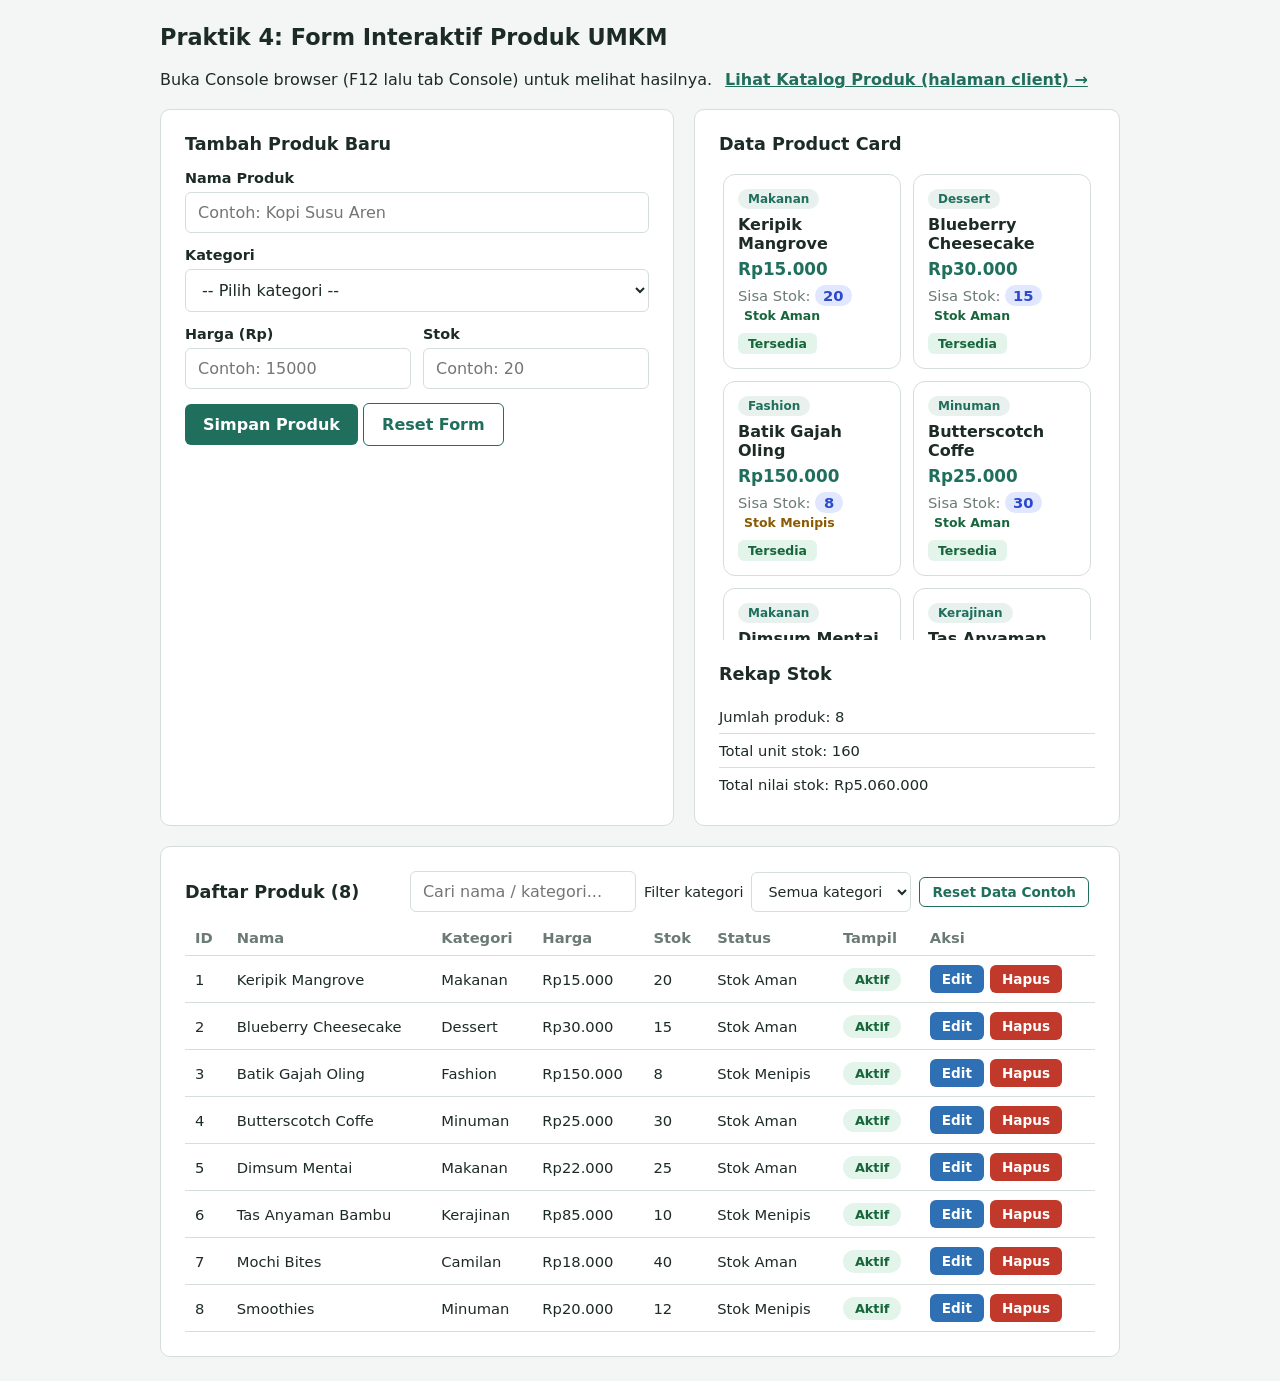
<file: index.html>
<!DOCTYPE html>
<html lang="id">
<head>
    <meta charset="UTF-8">
    <meta name="viewport" content="width=device-width, initial-scale=1.0">
    <title>Praktik 4 - Form Produk UMKM</title>
    <link rel="stylesheet" href="assets/css/style.css">
    <script src="assets/js/logic.js"></script>
</head>
<body>
    <h1>Praktik 4: Form Interaktif Produk UMKM</h1>
    <p>Buka Console browser (F12 lalu tab Console) untuk melihat hasilnya.
       <!-- [BARU] link ke halaman client -->
       <a href="katalog.html" class="nav-link">Lihat Katalog Produk (halaman client) &rarr;</a></p>

    <main class="layout">
        <section class="card">
            <h2>Tambah Produk Baru</h2>

            <form id="product-form" novalidate>
                <div class="form-group">
                    <label for="product-name">Nama Produk</label>
                    <input type="text" id="product-name" placeholder="Contoh: Kopi Susu Aren">
                </div>

                <div class="form-group">
                    <label for="product-category">Kategori</label>
                    <select id="product-category">
                        <option value="">-- Pilih kategori --</option>
                        <option value="Makanan">Makanan</option>
                        <option value="Minuman">Minuman</option>
                        <option value="Dessert">Dessert</option>
                        <option value="Camilan">Camilan</option>
                        <option value="Fashion">Fashion</option>
                        <option value="Kerajinan">Kerajinan</option>
                    </select>
                </div>

                <div class="form-row">
                    <div class="form-group">
                        <label for="product-price">Harga (Rp)</label>
                        <input type="number" id="product-price" min="1000" placeholder="Contoh: 15000">
                    </div>
                    <div class="form-group">
                        <label for="product-stock">Stok</label>
                        <input type="number" id="product-stock" min="0" step="1" placeholder="Contoh: 20">
                    </div>
                </div>

                <button type="submit" class="btn">Simpan Produk</button>
                <!-- [BARU] tombol kosongkan form (sesuai sketsa: Tambah / Hapus) -->
                <button type="button" class="btn btn-ghost" id="btn-reset-form">Reset Form</button>
            </form>

            <div id="form-feedback" class="feedback-msg" role="status" aria-live="polite"></div>
        </section>

        <aside class="card">
            <!-- [UBAH] Live Preview diganti Data Product Card (sesuai papan tulis) -->
            <h2>Data Product Card</h2>
            <div id="product-container" class="cards-grid compact cards-panel"></div>

            <h2>Rekap Stok</h2>
            <ul id="recap-list" class="plain-list"></ul>
        </aside>

        <section class="card wide">
            <div class="list-head">
                <h2>Daftar Produk (<span id="product-count">0</span>)</h2>
                <div class="toolbar">
                    <!-- [BARU] kotak pencarian & tombol reset data -->
                    <input type="search" id="search-input" placeholder="Cari nama / kategori...">
                    <label class="filter-label" for="filter-category">Filter kategori
                        <select id="filter-category"></select>
                    </label>
                    <button type="button" class="btn btn-ghost btn-sm" id="btn-reset-data">Reset Data Contoh</button>
                </div>
            </div>
            <div class="table-wrap">
                <table>
                    <thead>
                        <tr><th>ID</th><th>Nama</th><th>Kategori</th><th>Harga</th><th>Stok</th><th>Status</th><th>Tampil</th><th>Aksi</th></tr>
                    </thead>
                    <tbody id="product-table-body"></tbody>
                </table>
            </div>
        </section>
    </main>

    <!-- [BARU] MODAL EDIT -->
    <div class="modal-overlay" id="edit-modal" aria-hidden="true">
        <div class="modal" role="dialog" aria-modal="true" aria-labelledby="modal-title">
            <h2 id="modal-title">Edit Produk</h2>
            <form id="edit-form" novalidate>
                <div class="form-group">
                    <label for="edit-product-name">Nama Produk</label>
                    <input type="text" id="edit-product-name">
                </div>
                <div class="form-group">
                    <label for="edit-product-category">Kategori</label>
                    <select id="edit-product-category">
                        <option value="">-- Pilih kategori --</option>
                        <option value="Makanan">Makanan</option>
                        <option value="Minuman">Minuman</option>
                        <option value="Dessert">Dessert</option>
                        <option value="Camilan">Camilan</option>
                        <option value="Fashion">Fashion</option>
                        <option value="Kerajinan">Kerajinan</option>
                    </select>
                </div>
                <div class="form-row">
                    <div class="form-group">
                        <label for="edit-product-price">Harga (Rp)</label>
                        <input type="number" id="edit-product-price" min="1000">
                    </div>
                    <div class="form-group">
                        <label for="edit-product-stock">Stok</label>
                        <input type="number" id="edit-product-stock" min="0" step="1">
                    </div>
                </div>
                <div class="btn-row">
                    <button type="submit" class="btn">Simpan Perubahan</button>
                    <button type="button" class="btn btn-ghost" id="btn-cancel-edit">Batal</button>
                </div>
            </form>
            <div id="edit-feedback" class="feedback-msg" role="status" aria-live="polite"></div>
        </div>
    </div>

    <script src="assets/js/form_handler.js"></script>
</body>
</html>
</file>
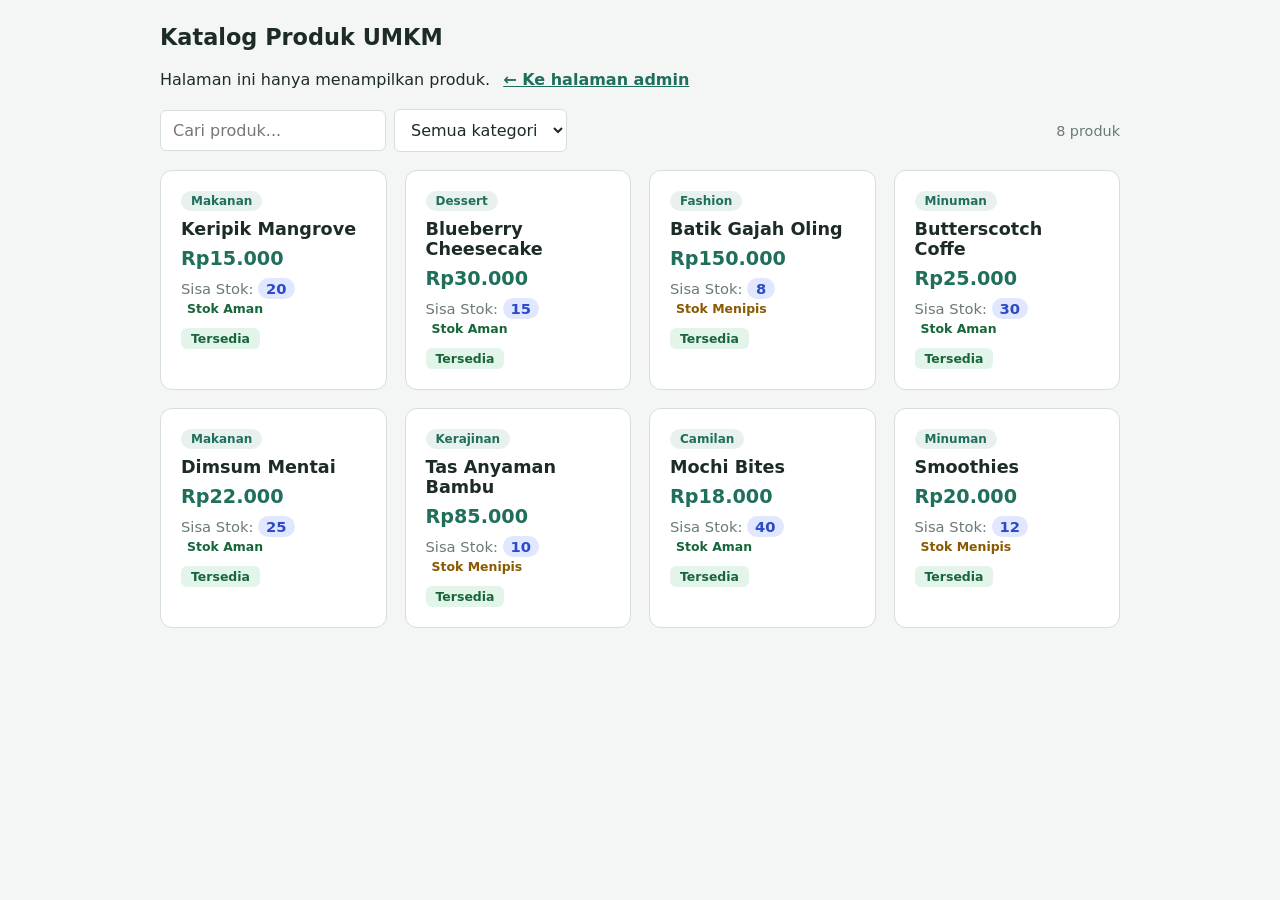
<file: katalog.html>
<!DOCTYPE html>
<html lang="id">
<head>
    <meta charset="UTF-8">
    <meta name="viewport" content="width=device-width, initial-scale=1.0">
    <title>Katalog Produk UMKM</title>
    <link rel="stylesheet" href="assets/css/style.css">
    <script src="assets/js/logic.js"></script>
</head>
<body>
    <h1>Katalog Produk UMKM</h1>
    <p>Halaman ini hanya menampilkan produk. <a href="index.html" class="nav-link">&larr; Ke halaman admin</a></p>

    <main class="catalog">
        <div class="toolbar catalog-toolbar">
            <input type="search" id="search-input" placeholder="Cari produk...">
            <select id="filter-category" aria-label="Filter kategori"></select>
            <span class="count-text"><span id="product-count">0</span> produk</span>
        </div>

        <div id="product-container" class="cards-grid"></div>
        <p id="empty-state" class="empty-state" hidden>Produk tidak ditemukan.</p>
    </main>

    <script src="assets/js/katalog.js"></script>
</body>
</html>
</file>
<file: assets/css/style.css>
:root {
  --bg: #f3f6f4; --surface: #fff; --ink: #1d2b27; --muted: #6b7a75; --line: #d5ded9;
  --primary: #1f6f5c;
  --ok-bg: #e3f4ea; --ok: #17663b; --err-bg: #fbe7e7; --err: #a12626;
}
* { box-sizing: border-box; }
body { margin: 0; padding: 24px; font-family: "Segoe UI", system-ui, sans-serif; background: var(--bg); color: var(--ink); }
h1 { max-width: 960px; margin: 0 auto 20px; font-size: 1.4rem; }
p { max-width: 960px; margin: 0 auto 20px; }
.layout { max-width: 960px; margin: 0 auto; display: grid; grid-template-columns: 1.2fr 1fr; gap: 20px; }
.wide { grid-column: 1 / -1; }
@media (max-width: 720px) { .layout { grid-template-columns: 1fr; } }

.card { background: var(--surface); border: 1px solid var(--line); border-radius: 10px; padding: 24px; }
h2 { margin: 0 0 16px; font-size: 1.1rem; }
aside h2:not(:first-child) { margin-top: 24px; }

.form-group { margin-bottom: 14px; display: flex; flex-direction: column; gap: 6px; flex: 1; }
.form-row { display: flex; gap: 12px; }
label { font-weight: 600; font-size: .9rem; }
input, select { padding: 10px 12px; font: inherit; color: inherit; border: 1px solid var(--line); border-radius: 6px; background: #fff; }
input:focus-visible, select:focus-visible, .btn:focus-visible { outline: 3px solid #9ad3c1; outline-offset: 1px; }
input.invalid, select.invalid { border-color: var(--err); background: #fffafa; }

.btn { padding: 11px 18px; font: inherit; font-weight: 600; cursor: pointer; color: #fff; background: var(--primary); border: 0; border-radius: 6px; }
.btn:hover { background: #185a4a; }

.feedback-msg { margin-top: 16px; border-radius: 6px; }
.feedback-msg.success, .feedback-msg.error { padding: 12px 14px; }
.feedback-msg.success { background: var(--ok-bg); color: var(--ok); border-left: 4px solid var(--ok); }
.feedback-msg.error { background: var(--err-bg); color: var(--err); border-left: 4px solid var(--err); }

.preview-box { background: var(--bg); border-radius: 8px; padding: 14px 16px; }
.preview-label { margin: 8px 0 0; font-size: .8rem; color: var(--muted); }
.preview-value { margin: 2px 0 0; font-weight: 600; word-break: break-word; }
.muted { color: var(--muted); font-weight: 400; }

.plain-list { list-style: none; margin: 0; padding: 0; }
.plain-list li { padding: 8px 0; border-bottom: 1px solid var(--line); font-size: .92rem; }
.plain-list li:last-child { border-bottom: 0; }

.list-head { display: flex; justify-content: space-between; align-items: center; flex-wrap: wrap; gap: 8px; margin-bottom: 8px; }
.list-head h2 { margin: 0; }
.filter-label { display: flex; align-items: center; gap: 8px; font-weight: 400; }

.table-wrap { overflow-x: auto; }
table { width: 100%; border-collapse: collapse; font-size: .92rem; }
th, td { text-align: left; padding: 9px 10px; border-bottom: 1px solid var(--line); white-space: nowrap; }
th { color: var(--muted); font-weight: 600; }

/* ===================== [TAMBAHAN PRAKTIK 5] ===================== */
:root { --primary-dark: #185a4a; }
.nav-link { display: inline-block; margin-left: 8px; color: var(--primary); font-weight: 600; }
.form-group { min-width: 0; }
input, select { min-width: 0; }
.btn-row { display: flex; gap: 10px; }
.btn { transition: background .2s, transform .1s; }
.btn:active { transform: scale(.97); }
.btn-ghost { background: #fff; color: var(--primary); border: 1px solid var(--primary); }
.btn-ghost:hover { background: #eaf4f1; }
.btn-sm { padding: 6px 12px; font-size: .85rem; margin-right: 6px; }
.btn-edit { background: #2f6fb3; }
.btn-edit:hover { background: #255a92; }
.btn-delete { background: #c0392b; }
.btn-delete:hover { background: #a02e22; }
.toolbar { display: flex; gap: 8px; flex-wrap: wrap; align-items: center; }
.empty-cell { text-align: center; color: var(--muted); padding: 24px; }

/* badge aktif / nonaktif (di-toggle lewat classList) */
.badge-toggle { border: 0; cursor: pointer; padding: 4px 12px; border-radius: 999px; font: inherit; font-size: .8rem; font-weight: 600; background: var(--ok-bg); color: var(--ok); transition: background .25s, color .25s; }
.badge-toggle.inactive { background: #e6e9e8; color: var(--muted); }

/* transisi tambah / hapus */
@keyframes fadeIn { from { opacity: 0; transform: translateY(-8px); } to { opacity: 1; transform: none; } }
.fade-in { animation: fadeIn .4s ease; }
tr, .product-card { transition: opacity .3s ease, transform .3s ease; }
.fade-out { opacity: 0; transform: translateX(24px) scale(.97); }

/* modal edit */
.modal-overlay { position: fixed; inset: 0; background: rgba(20, 30, 27, .5); display: flex; align-items: center; justify-content: center; padding: 16px; opacity: 0; visibility: hidden; transition: opacity .25s, visibility .25s; z-index: 10; }
.modal-overlay.open { opacity: 1; visibility: visible; }
.modal { background: var(--surface); border-radius: 12px; padding: 24px; width: 100%; max-width: 440px; transform: translateY(16px) scale(.97); transition: transform .25s; }
.modal-overlay.open .modal { transform: none; }

/* halaman katalog (client) */
.catalog { max-width: 960px; margin: 0 auto; }
.catalog-toolbar { margin-bottom: 18px; }
.count-text { margin-left: auto; color: var(--muted); font-size: .9rem; }
.cards-grid { display: grid; grid-template-columns: repeat(auto-fill, minmax(220px, 1fr)); gap: 18px; }
.product-card { background: var(--surface); border: 1px solid var(--line); border-radius: 12px; padding: 20px; display: flex; flex-direction: column; gap: 8px; animation: fadeIn .4s ease; }
.product-card:hover { box-shadow: 0 6px 18px rgba(31, 111, 92, .12); transform: translateY(-3px); }
.product-card.inactive { opacity: .55; }
.product-card p { max-width: none; margin: 0; }
.product-title { margin: 0; font-size: 1.1rem; }
.product-price { font-size: 1.2rem; font-weight: 700; color: var(--primary); }
.product-stock { color: var(--muted); font-size: .92rem; }
.tag { align-self: flex-start; font-size: .75rem; font-weight: 600; padding: 3px 10px; border-radius: 999px; background: #e8f1ee; color: var(--primary); }
.badge { display: inline-block; min-width: 28px; text-align: center; padding: 2px 8px; border-radius: 999px; background: #e0e7ff; color: #2b4acb; font-weight: 700; }
.stock-status { display: inline-block; font-size: .78rem; font-weight: 600; margin-left: 6px; white-space: nowrap; }
.stock-status.ok { color: var(--ok); }
.stock-status.low { color: var(--warn, #8a5a00); }
.status-pill { align-self: flex-start; margin-top: 4px; font-size: .78rem; font-weight: 600; padding: 3px 10px; border-radius: 6px; }
.status-pill.on { background: var(--ok-bg); color: var(--ok); }
.status-pill.off { background: #e6e9e8; color: var(--muted); }
.empty-state { text-align: center; color: var(--muted); padding: 40px 0; }

/* kartu di samping form (index.html) */
.layout { grid-template-columns: 1fr 1.25fr; }
@media (max-width: 720px) { .layout { grid-template-columns: 1fr; } }
.cards-grid.compact { grid-template-columns: repeat(2, 1fr); gap: 12px; }
.cards-panel { max-height: 470px; overflow-y: auto; padding: 4px; }
.compact .product-card { padding: 14px; gap: 6px; }
.compact .product-title { font-size: 1rem; }
.compact .product-price { font-size: 1.05rem; }
</file>
